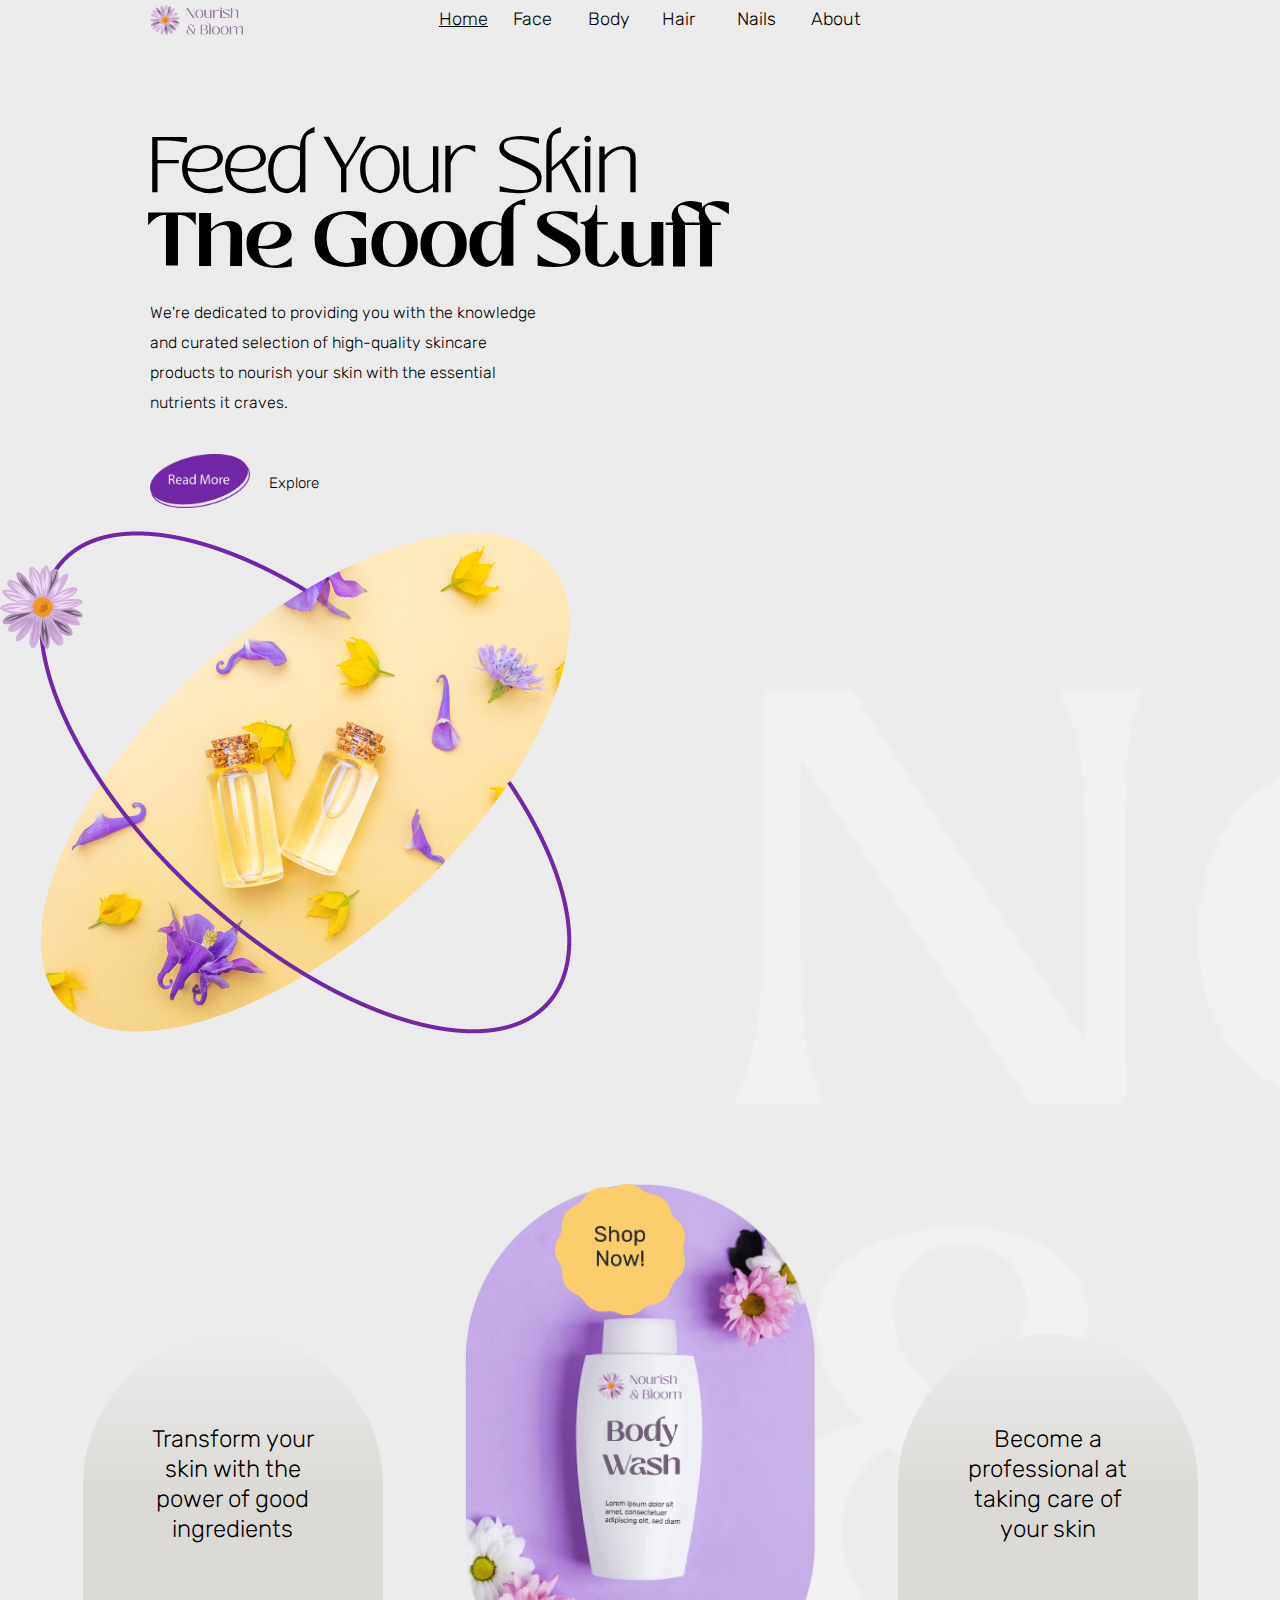
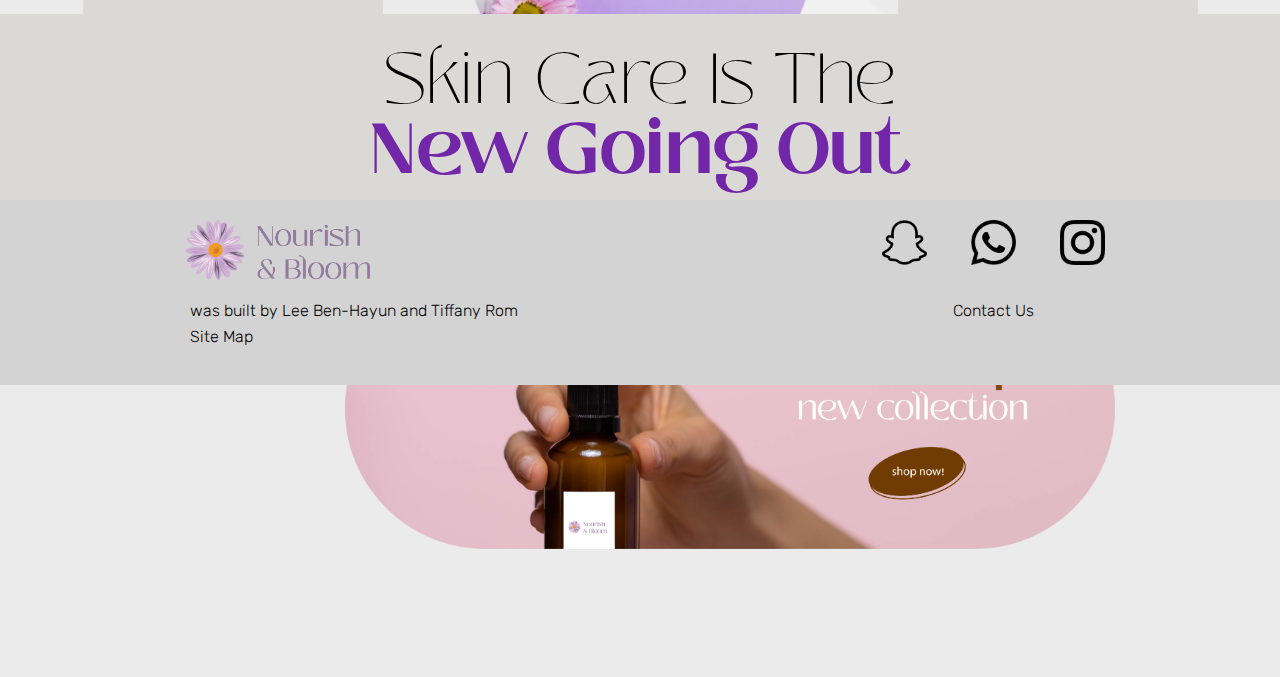
<file: nourish&bloom/index.html>
﻿<!DOCTYPE html>
<html>
<head>
    <meta charset="utf-8" />
    <title>Nourish & Bloom</title>
    <meta name="description" content="" />
    <meta name="keywords" content="" />
    <meta name="author" content="" />
    <meta name="viewport" content="width=device-width, initial-scale=1.0, user-scalable=yes">

    <!-- CSS -->
    <!--    <link rel="stylesheet" href="https://unpkg.com/purecss@1.0.1/build/pure-min.css" integrity="sha384-oAOxQR6DkCoMliIh8yFnu25d7Eq/PHS21PClpwjOTeU2jRSq11vu66rf90/cZr47" crossorigin="anonymous">
    -->
    <link href="styles/reset.css" rel="stylesheet" />
<!--    <link href="styles/myStyle.css" rel="stylesheet" />-->
    <link href="styles/flexHome.css" rel="stylesheet" />
    <link rel="icon" href="img/favicon.png">

    <!-- JS -->
    <script src="jScripts/jquery-1.12.0.min.js"></script>


</head>
<body>
    <div id="container">
        <!--header-->
        <header>
            <a href="index.html"><img src="img/LOGO.png" id="logo" alt="logo" title="Nourish & Bloom"/></a>
            <nav id="navBar" aria-label="main-nav">
                <ul>
                    <li class="navItem">
                        <a href="index.html" class="navLink currentPage">Home</a>
                    </li>
                    <li class="navItem">
                        <a href="face.html" class="navLink">Face</a>
                    </li>
                    <li class="navItem">
                        <a href="" class="navLink">Body</a>
                    </li>
                    <li class="navItem">
                        <a href="" class="navLink">Hair</a>
                    </li>
                    <li class="navItem">
                        <a href="nails.html" class="navLink">Nails</a>
                    </li>
                    <li class="navItem">
                        <a href="aboutUs.html" class="navLink">About</a>
                    </li>
                </ul>
            </nav>
        <!--above the fold-->
            <section id="heroSection">
                <div>
                    <h1 class="headerTitle">Feed Your Skin <span class="boldTitle">The Good Stuff</span></h1>
                    <p class="mainParagraph"> We're dedicated to providing you with the knowledge and curated selection of high-quality skincare products to nourish your skin with the essential nutrients it craves.</p> <br />
                    <a class="buttons" href=""><img class="imgBtn" src="img/purpleBtn.png" /></a>
                    <a class="linkButton" id="start" href="">Explore</a>
                </div>
                <img src="img/homeHeader.png" title="Skin care" class="headerPics" />
            </section>
        </header>

        <!--main content-->
        <main>
           <section id="shopNow">
               <div>
                    <!--right CTA-->
                   <div>
                       <span>Transform your skin with the power of good ingredients</span>
                       <img src="img/roundTextDecor@2x.png" class="grayElLipse"/>
                   </div>
                   <img src="img/shopNowImg@4x.png" id="shopNowImg"/>
                   <img src="img/shopNowSticker@4x.png" />
                    <!--left CTA-->
                   <div>
                       <span>Become a professional at taking care of your skin</span>
                       <img src="img/roundTextDecor@2x.png" class="grayElLipse"/>
                   </div>
               </div>
           </section>
            <section id="homeTextSection">
                <p>Skin Care Is The<span class="purple breakLine"> New Going Out</span></p>
            </section>
            <img id="makeupBanner" src="img/makeupPhoto.png" />
        </main>
        <!--footer-->
        <footer>
        <!--right block-->
            <div>
                <a href="index.html"><img src="img/LOGO.png" alt="logo" title="Nourish & Bloom" /></a>
                <div>
                    <p>was built by Lee Ben-Hayun and Tiffany Rom</p>
                    <a href="siteMap.html">Site Map</a>
                </div>
                
            </div>
         <!--left blcok-->
            <div>
                <div id="iconRow">
                    <img src="img/snapchat.png" class="icon" />
                    <img src="img/whatsapp.png" class="icon" />
                    <img src="img/instagram.png" class="icon" />
                </div>
              <a href="contactUs.html">Contact Us</a>
            </div>
        </footer>
    </div>
</body>
</html>
</file>
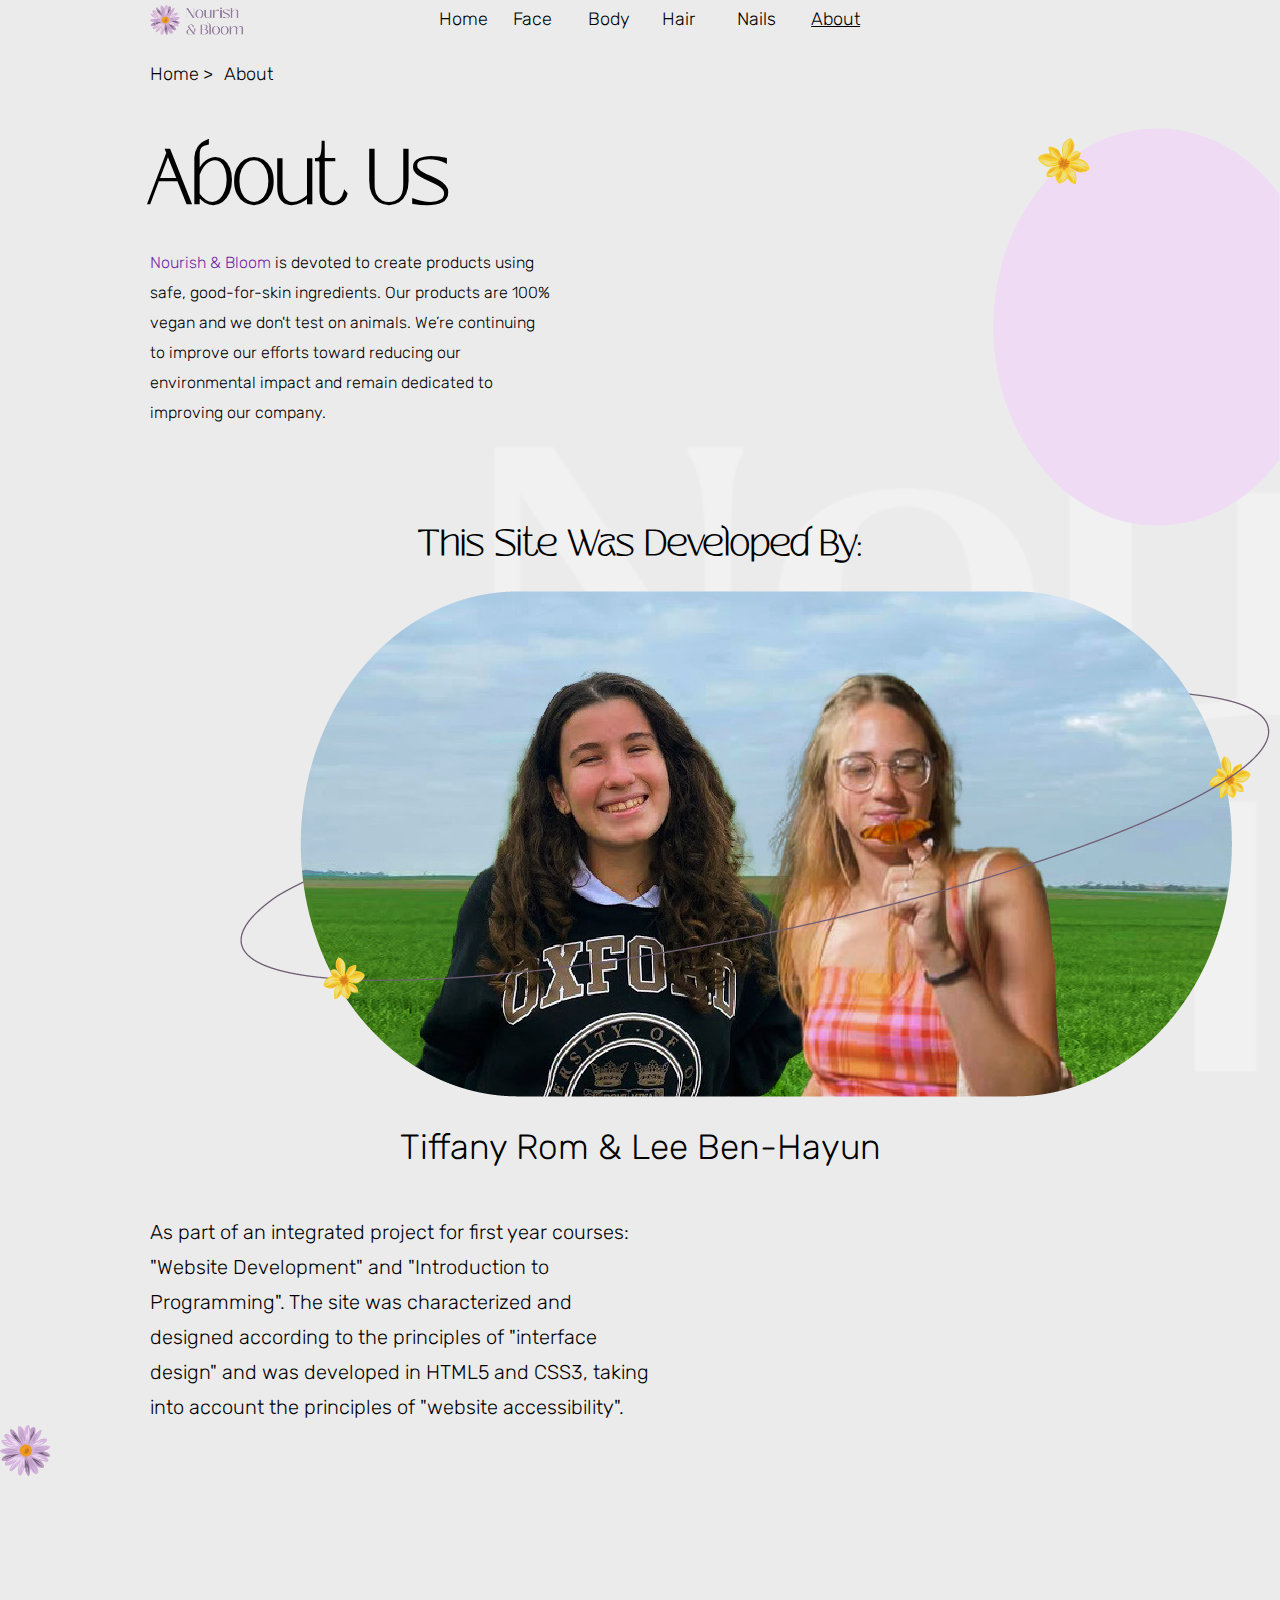
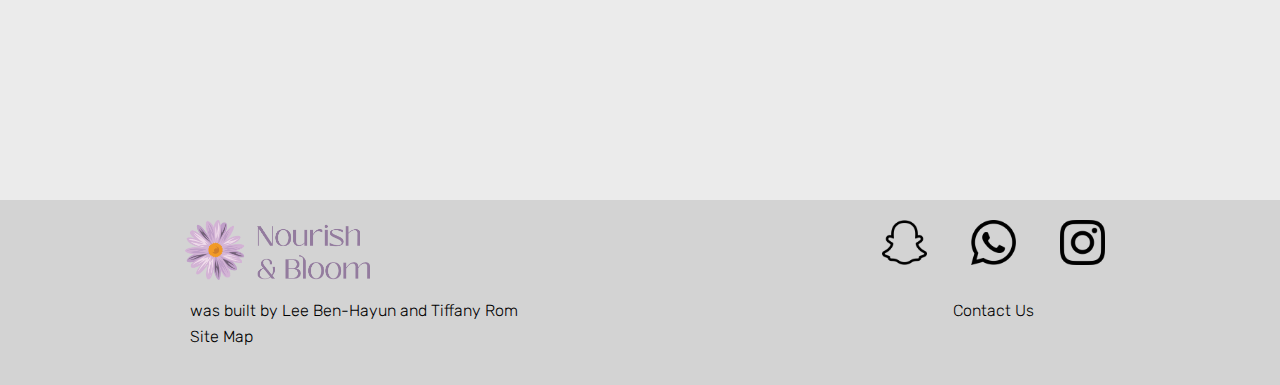
<file: nourish&bloom/aboutUs.html>
﻿<!DOCTYPE html>
<html>
<head>
    <meta charset="utf-8" />
    <title>About Us - Nourish & Bloom</title>
    <meta name="description" content="" />
    <meta name="keywords" content="" />
    <meta name="author" content="" />
    <meta name="viewport" content="width=device-width, initial-scale=1.0, user-scalable=yes">

    <!-- CSS -->
    <!--    <link rel="stylesheet" href="https://unpkg.com/purecss@1.0.1/build/pure-min.css" integrity="sha384-oAOxQR6DkCoMliIh8yFnu25d7Eq/PHS21PClpwjOTeU2jRSq11vu66rf90/cZr47" crossorigin="anonymous">
    -->
    <link href="styles/reset.css" rel="stylesheet" />
<!--    <link href="styles/myStyle.css" rel="stylesheet" />-->
    <link href="styles/flexHome.css" rel="stylesheet" />
    <link rel="icon" href="img/favicon.png">

    <!-- JS -->
    <script src="jScripts/jquery-1.12.0.min.js"></script>


</head>
<body>
    <div id="container">
        <!--header-->
        <header>
            <a href=""><img src="img/LOGO.png" id="logo" alt="logo" title="Nourish & Bloom" /></a>
            <nav id="navBar" aria-label="main-nav">
                <ul>
                    <li class="navItem">
                        <a href="index.html" class="navLink">Home</a>
                    </li>
                    <li class="navItem">
                        <a href="face.html" class="navLink">Face</a>
                    </li>
                    <li class="navItem">
                        <a href="" class="navLink">Body</a>
                    </li>
                    <li class="navItem">
                        <a href="" class="navLink">Hair</a>
                    </li>
                    <li class="navItem">
                        <a href="nails.html" class="navLink">Nails</a>
                    </li>
                    <li class="navItem">
                        <a href="aboutUs.html" class="navLink currentPage">About</a>
                    </li>
                </ul>
                <!--BreadCrumbs-->
                <ol>
                    <li class="navItem">
                        <a href="index.html" class="navLink">Home</a>
                    </li>
                    <li class="navItem">
                        <a href="aboutUs.html" class="navLink">About</a>
                    </li>
                </ol>
            </nav>
            <!--above the fold-->
            <section id="heroSection">
                <div>
                    <h1 class="headerTitle" id="nailsPageTitle">About Us</h1>
                    <p class="mainParagraph"><span class="purple">Nourish & Bloom</span> is devoted to create products using safe, good-for-skin ingredients. Our products are 100% vegan and we don't test on animals. We’re continuing to improve our efforts toward reducing our environmental impact and remain dedicated to improving our company.</p> <br />
                </div>
                <img src="img/about/circle.png"  />
            </section>
        </header>

        <!--main content-->
        <main>
            <section id="developedBy">
                <h2>This Site Was Developed By:</h2>
                <img id="usPhoto" src="img/about/usPhoto.png" />
                <p id="names">Tiffany Rom & Lee Ben-Hayun</p>

                <p id="developedParagraph">
                    As part of an integrated project for first year courses:
                    "Website Development" and "Introduction to Programming".
                    The site was characterized and designed according to the principles of "interface design" and was developed in HTML5 and CSS3, taking into account the principles of "website accessibility".
                </p>
                <img src="img/purpleFlower.png" title="flower" class="flowers" />
            </section>

        </main>
        <!--footer-->
        <footer>
            <!--right block-->
            <div>
                <a href="index.html"><img src="img/LOGO.png" alt="logo" title="Nourish & Bloom" /></a>
                <div>
                    <p>was built by Lee Ben-Hayun and Tiffany Rom</p>
                    
                    <a href="siteMap.html">Site Map</a>
                </div>

            </div>
            <!--left blcok-->
            <div>
                <div id="iconRow">
                    <img src="img/snapchat.png" class="icon" />
                    <img src="img/whatsapp.png" class="icon" />
                    <img src="img/instagram.png" class="icon" />
                </div>
                <a href="contactUs.html">Contact Us</a>
            </div>
        </footer>
    </div>
</body>
</html>
</file>
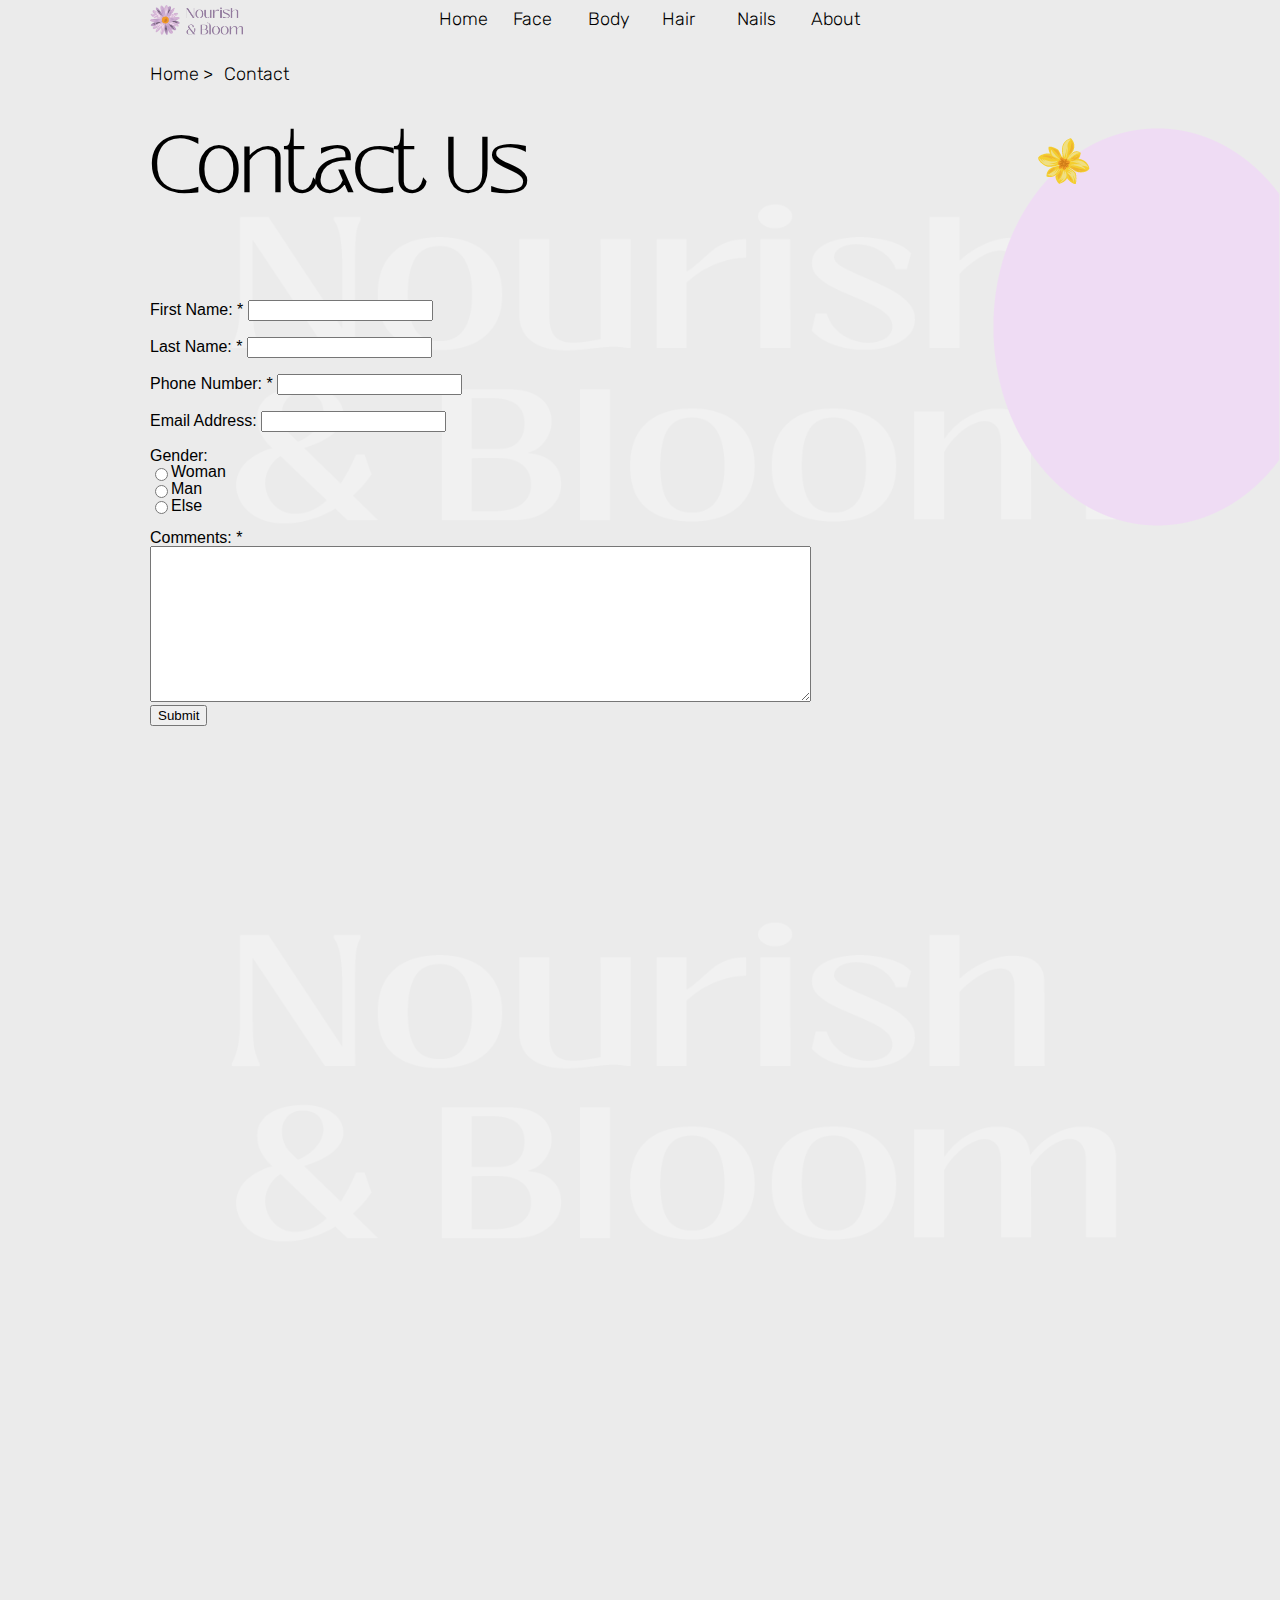
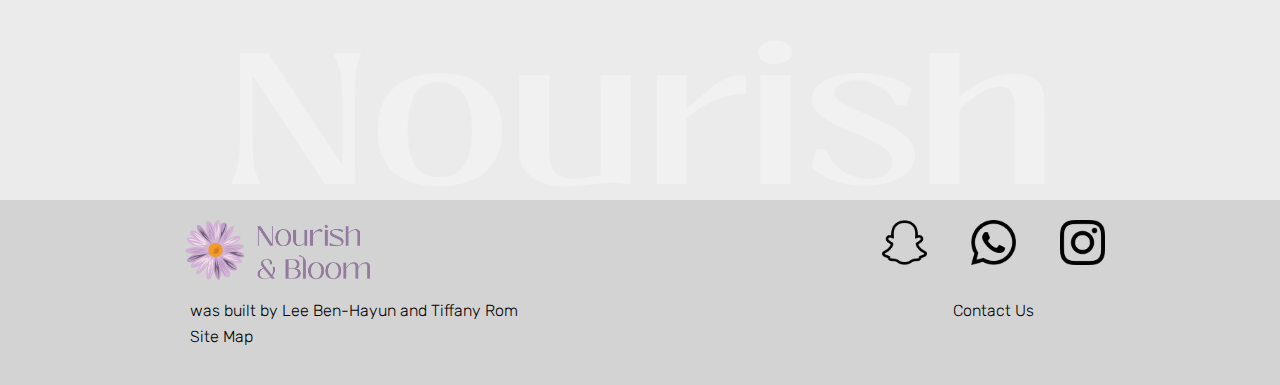
<file: nourish&bloom/contactUs.html>
﻿<!DOCTYPE html>
<html>
<head>
    <meta charset="utf-8" />
    <title>Contact Us - Nourish & Bloom</title>
    <meta name="description" content="" />
    <meta name="keywords" content="" />
    <meta name="author" content="" />
    <meta name="viewport" content="width=device-width, initial-scale=1.0, user-scalable=yes">

    <!-- CSS -->
    <!--    <link rel="stylesheet" href="https://unpkg.com/purecss@1.0.1/build/pure-min.css" integrity="sha384-oAOxQR6DkCoMliIh8yFnu25d7Eq/PHS21PClpwjOTeU2jRSq11vu66rf90/cZr47" crossorigin="anonymous">
    -->
    <link href="styles/reset.css" rel="stylesheet" />
<!--    <link href="styles/myStyle.css" rel="stylesheet" />-->
    <link href="styles/flexHome.css" rel="stylesheet" />
    <link rel="icon" href="img/favicon.png">

    <!-- JS -->
    <script src="jScripts/jquery-1.12.0.min.js"></script>


</head>
<body>
    <div id="container">
        <!--header-->
        <header>
            <a href=""><img src="img/LOGO.png" id="logo" alt="logo" title="Nourish & Bloom" /></a>
            <nav id="navBar" aria-label="main-nav">
                <ul>
                    <li class="navItem">
                        <a href="index.html" class="navLink">Home</a>
                    </li>
                    <li class="navItem">
                        <a href="face.html" class="navLink">Face</a>
                    </li>
                    <li class="navItem">
                        <a href="" class="navLink">Body</a>
                    </li>
                    <li class="navItem">
                        <a href="" class="navLink">Hair</a>
                    </li>
                    <li class="navItem">
                        <a href="nails.html" class="navLink">Nails</a>
                    </li>
                    <li class="navItem">
                        <a href="aboutUs.html" class="navLink">About</a>
                    </li>
                </ul>
                <!--BreadCrumbs-->
                <ol>
                    <li class="navItem">
                        <a href="index.html" class="navLink">Home</a>
                    </li>
                    <li class="navItem">
                        <a href="contactUs.html" class="navLink">Contact</a>
                    </li>
                </ol>
            </nav>
            <!--above the fold-->
            <section id="heroSection">
                <div>
                    <h1 class="headerTitle">Contact Us</h1>
                </div>
                <img src="img/about/circle.png"  />
            </section>
        </header>

        <!--main content-->
        <main>
            <div id="contactForm">
                <form>
                    <input type="hidden" id="myEmail" name="name" value="yourMail@gmail.com" />
                    <label for="firstName">
                        First Name: *
                        <input type="text" id="firstName" required minlength="2" maxlength="8" />
                    </label><br /><br />
                    <label for="lastName">
                        Last Name: *
                        <input type="text" id="lastName" required minlength="2" maxlength="8" />
                    </label><br /><br />
                    <label for="phone">
                        Phone Number: *
                        <input type="tel" id="phone" required />
                    </label><br /><br />
                    <label for="email">
                        Email Address:
                        <input type="email" id="email" />
                    </label><br /><br />
                    <fieldset>
                        <legend>Gender:</legend>
                        <input type="radio" id="female" name="gender" />Woman<br />
                        <input type="radio" id="male" name="gender" />Man<br />
                        <input type="radio" id="neutral" name="gender" />Else<br />
                    </fieldset><br />
                    <label for="comments">
                        Comments: *<br />
                        <textarea id="comments" rows="10" cols="80" required></textarea>
                    </label><br />
                    <input type="submit" id="submit" value="Submit" />
                    <div id="feedback"></div>
                </form>
            </div>
            
        </main>
        <!--footer-->
        <footer>
            <!--right block-->
            <div>
                <a href="index.html"><img src="img/LOGO.png" alt="logo" title="Nourish & Bloom" /></a>
                <div>
                    <p>was built by Lee Ben-Hayun and Tiffany Rom</p>
                    <a href="siteMap.html">Site Map</a>
                </div>

            </div>
            <!--left blcok-->
            <div>
                <div id="iconRow">
                    <img src="img/snapchat.png" class="icon" />
                    <img src="img/whatsapp.png" class="icon" />
                    <img src="img/instagram.png" class="icon" />
                </div>
                <a href="contactUs.html">Contact Us</a>
            </div>
        </footer>
    </div>
</body>
</html>
</file>
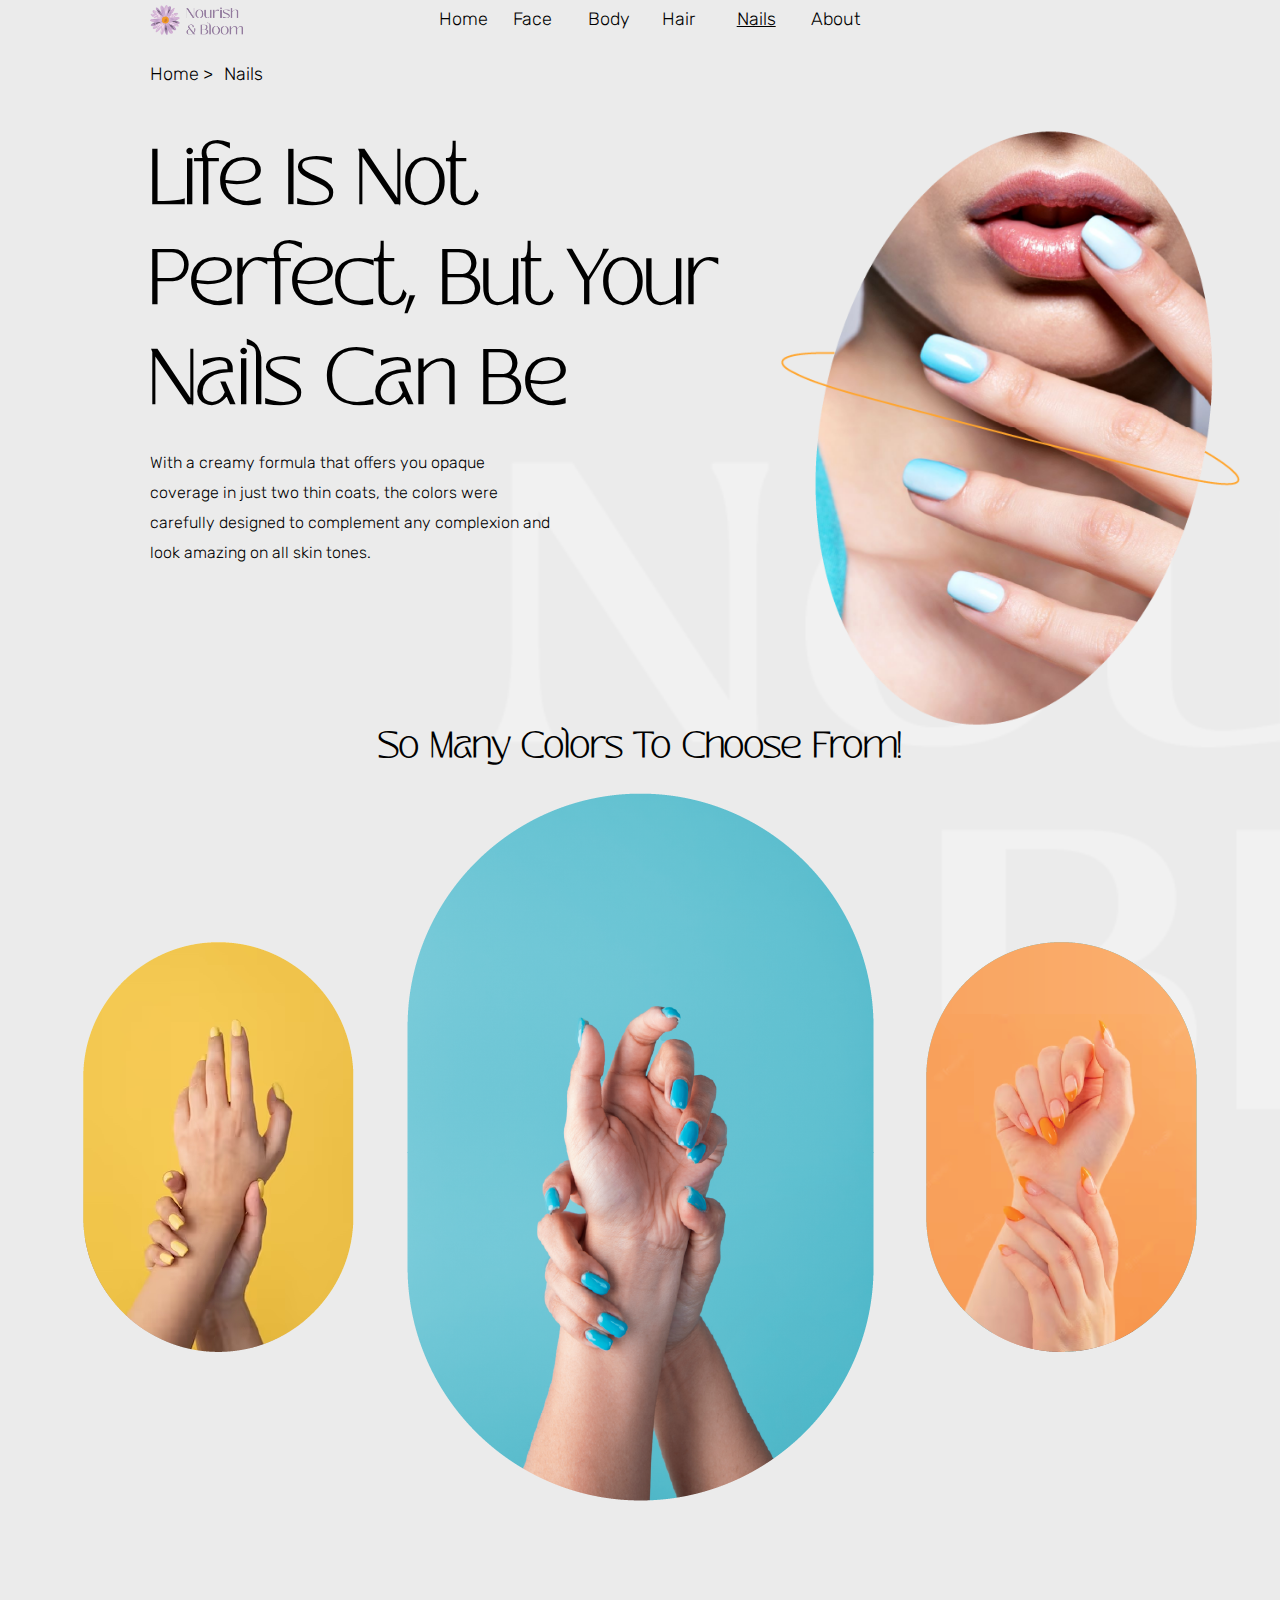
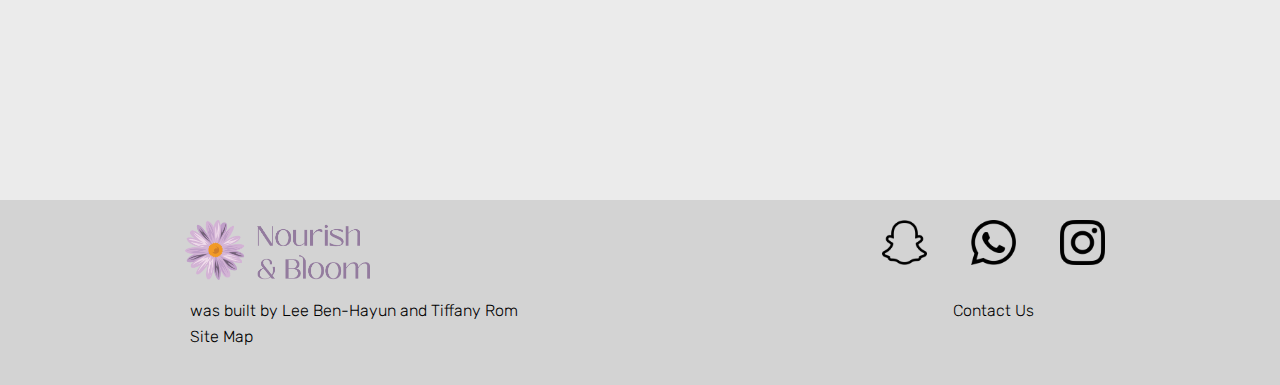
<file: nourish&bloom/nails.html>
﻿<!DOCTYPE html>
<html>
<head>
    <meta charset="utf-8" />
    <title>Nails - Nourish & Bloom</title>
    <meta name="description" content="" />
    <meta name="keywords" content="" />
    <meta name="author" content="" />
    <meta name="viewport" content="width=device-width, initial-scale=1.0, user-scalable=yes">

    <!-- CSS -->
    <!--    <link rel="stylesheet" href="https://unpkg.com/purecss@1.0.1/build/pure-min.css" integrity="sha384-oAOxQR6DkCoMliIh8yFnu25d7Eq/PHS21PClpwjOTeU2jRSq11vu66rf90/cZr47" crossorigin="anonymous">
    -->
    <link href="styles/reset.css" rel="stylesheet" />
<!--    <link href="styles/myStyle.css" rel="stylesheet" />-->
    <link href="styles/flexHome.css" rel="stylesheet" />
    <link rel="icon" href="img/favicon.png">

    <!-- JS -->
    <script src="jScripts/jquery-1.12.0.min.js"></script>


</head>
<body>
    <div id="container">
        <!--header-->
        <header>
            <a href=""><img src="img/LOGO.png" id="logo" alt="logo" title="Nourish & Bloom" /></a>
            <nav id="navBar" aria-label="main-nav">
                <ul>
                    <li class="navItem">
                        <a href="index.html" class="navLink">Home</a>
                    </li>
                    <li class="navItem">
                        <a href="face.html" class="navLink">Face</a>
                    </li>
                    <li class="navItem">
                        <a href="" class="navLink">Body</a>
                    </li>
                    <li class="navItem">
                        <a href="" class="navLink">Hair</a>
                    </li>
                    <li class="navItem">
                        <a href="nails.html" class="navLink currentPage">Nails</a>
                    </li>
                    <li class="navItem">
                        <a href="aboutUs.html" class="navLink ">About</a>
                    </li>
                </ul>
                <!--BreadCrumbs-->
                <ol>
                    <li class="navItem">
                        <a href="index.html" class="navLink">Home</a>
                    </li>
                    <li class="navItem">
                        <a href="nails.html" class="navLink">Nails</a>
                    </li>
                </ol>
            </nav>
            <!--above the fold-->
            <section id="heroSection">
                <div>
                    <h1 class="headerTitle" id="nailsPageTitle">Life Is Not Perfect, But Your Nails Can Be</h1>
                    <p class="mainParagraph">With a creamy formula that offers you opaque coverage in just two thin coats, the colors were carefully designed to complement any complexion and look amazing on all skin tones.</p> <br />
                </div>
                <img src="img/nails/nailsHeader.png" title="nails" id="nailsHeaderPic" />
            </section>
        </header>

        <!--main content-->
        <main>
            <section id="colorGallery">
                <h2>So Many Colors To Choose From!</h2>
                <div>
                    <img src="img/nails/yellowNail.png" />
                    <img src="img/nails/blueNail.png" />
                    <img src="img/nails/orangeNail.png" />
                </div>
            </section>

        </main>
        <!--footer-->
        <footer>
            <!--right block-->
            <div>
                <a href=""><img src="img/LOGO.png" alt="logo" title="Nourish & Bloom" /></a>
                <div>
                    <p>was built by Lee Ben-Hayun and Tiffany Rom</p>
                    <a href="siteMap.html">Site Map</a>
                </div>

            </div>
            <!--left blcok-->
            <div>
                <div id="iconRow">
                    <img src="img/snapchat.png" class="icon" />
                    <img src="img/whatsapp.png" class="icon" />
                    <img src="img/instagram.png" class="icon" />
                </div>
                <a href="contactUs.html">Contact Us</a>
            </div>
        </footer>
    </div>
</body>
</html>
</file>
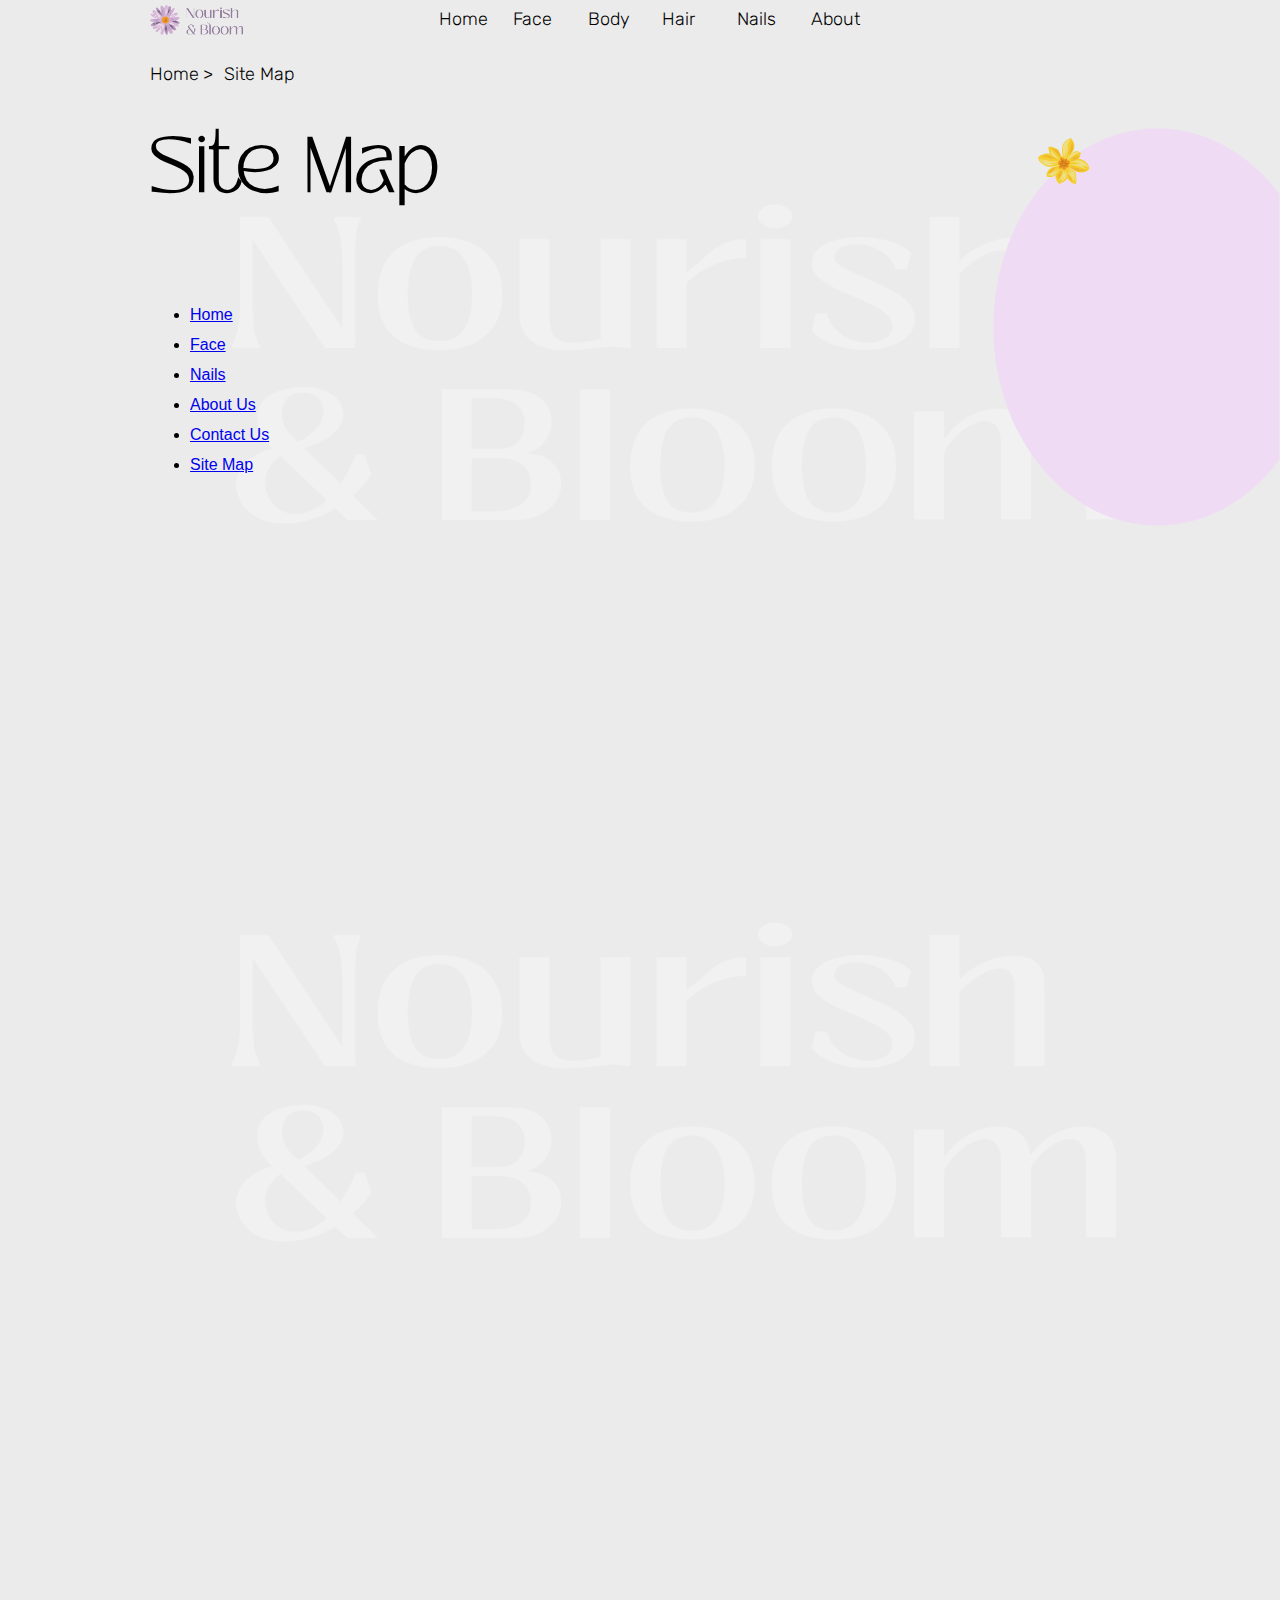
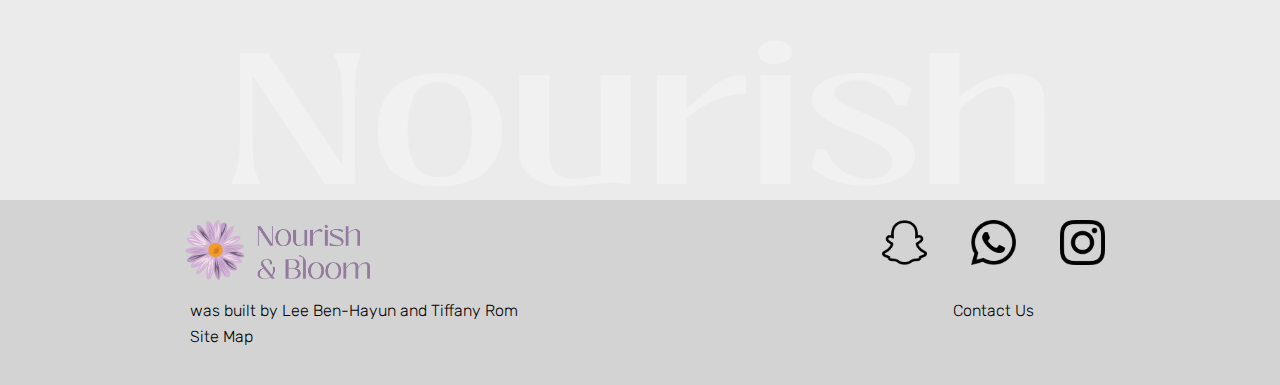
<file: nourish&bloom/siteMap.html>
﻿<!DOCTYPE html>
<html>
<head>
    <meta charset="utf-8" />
    <title>Site Map - Nourish & Bloom</title>
    <meta name="description" content="" />
    <meta name="keywords" content="" />
    <meta name="author" content="" />
    <meta name="viewport" content="width=device-width, initial-scale=1.0, user-scalable=yes">

    <!-- CSS -->
    <!--    <link rel="stylesheet" href="https://unpkg.com/purecss@1.0.1/build/pure-min.css" integrity="sha384-oAOxQR6DkCoMliIh8yFnu25d7Eq/PHS21PClpwjOTeU2jRSq11vu66rf90/cZr47" crossorigin="anonymous">
    -->
    <link href="styles/reset.css" rel="stylesheet" />
<!--    <link href="styles/myStyle.css" rel="stylesheet" />-->
    <link href="styles/flexHome.css" rel="stylesheet" />
    <link rel="icon" href="img/favicon.png">

    <!-- JS -->
    <script src="jScripts/jquery-1.12.0.min.js"></script>


</head>
<body>
    <div id="container">
        <!--header-->
        <header>
            <a href=""><img src="img/LOGO.png" id="logo" alt="logo" title="Nourish & Bloom" /></a>
            <nav id="navBar">
                <ul>
                    <li class="navItem" aria-label="main-nav">
                        <a href="index.html" class="navLink">Home</a>
                    </li>
                    <li class="navItem">
                        <a href="face.html" class="navLink">Face</a>
                    </li>
                    <li class="navItem">
                        <a href="" class="navLink">Body</a>
                    </li>
                    <li class="navItem">
                        <a href="" class="navLink">Hair</a>
                    </li>
                    <li class="navItem">
                        <a href="nails.html" class="navLink">Nails</a>
                    </li>
                    <li class="navItem">
                        <a href="aboutUs.html" class="navLink">About</a>
                    </li>
                </ul>
                <!--BreadCrumbs-->
                <ol>
                    <li class="navItem">
                        <a href="index.html" class="navLink">Home</a>
                    </li>
                    <li class="navItem">
                        <a href="siteMap.html" class="navLink">Site Map</a>
                    </li>
                </ol>
            </nav>
            <!--above the fold-->
            <section id="heroSection">
                <div>
                    <h1 class="headerTitle">Site Map</h1>
                </div>
                <img src="img/about/circle.png"  />
            </section>
        </header>

        <!--main content-->
        <main id="contactMain" class="mainParagraph">
           <ul id="pagesList">
               <li><a href="index.html">Home</a></li>
               <li><a href="face.html">Face</a></li>
               <li><a href="nails.html">Nails</a></li>
               <li><a href="aboutUs.html">About Us</a></li>
               <li><a href="contactUs.html">Contact Us</a></li>
               <li><a href="siteMap.html">Site Map</a></li>
           </ul>
        </main>
        <!--footer-->
        <footer>
            <!--right block-->
            <div>
                <a href="index.html"><img src="img/LOGO.png" alt="logo" title="Nourish & Bloom" /></a>
                <div>
                    <p>was built by Lee Ben-Hayun and Tiffany Rom</p>
                    <a href="siteMap.html">Site Map</a>
                </div>

            </div>
            <!--left blcok-->
            <div>
                <div id="iconRow">
                    <img src="img/snapchat.png" class="icon" />
                    <img src="img/whatsapp.png" class="icon" />
                    <img src="img/instagram.png" class="icon" />
                </div>
                <a href="contactUs.html">Contact Us</a>
            </div>
        </footer>
    </div>
</body>
</html>
</file>
<file: nourish&bloom/styles/flexHome.css>
﻿@font-face {
    font-family: 'Zolina-Bold';
    src: url('../fonts/Zolina-Bold.ttf') format('truetype');
}

@font-face {
    font-family: 'Rubik-Light';
    src: url('../fonts/Rubik-Light.ttf') format('truetype');
}

@font-face {
    font-family: 'Zolina-Thin';
    src: url('../fonts/Zolina-Thin.ttf') format('truetype');
}
body {
    background-size: cover;
    font-family: Rubik-Light;
    max-width: 100%;
    overflow-x: hidden;
    overflow-y: scroll;
    background-image: url('../img/bgn.png');
    min-height: 100%;
    display: flex;
    flex-direction: column;
}

/* Navigation Bar */
#logo {
    position: absolute;
    height: 30px;
    top: 5px;
    left: 150px;
}

.navLink {
    font-size: 18px;
    font-family: Rubik-Light;
    color: black;
    text-decoration: none;
    display: inline;
    width: 30px;
}

.navLink:hover {
    color: #7227A8;
}

.navItem {
    display: inline-block;
    width: 70px;
    margin-top: 10px;
}

#navBar {
    display: flex;
    justify-content: center;
}

.currentPage {
    text-decoration:underline;
    font-weight:300;
}

/*BreadCrumbs*/

nav ol {
    display: block;
    position: absolute;
    top: 55px;
    left: 110px;
}

nav ol li::after {
    content:">";
}

nav ol li:last-child:after {
    content: "";
}

/* Hero Section */
#heroSection {
    display: flex;
    flex-direction: row;
    align-content: center;
    justify-content: space-between;
    align-items: start;
    flex-wrap: wrap;
    margin-top: 100px;
}

#heroSection div {
    flex-direction:column;
    margin-right: 150px;
    left: 150px;
    position: relative;
}


.headerTitle {
    font-family: Zolina-Thin;
    font-size: 75px;
    display: inline-block;
    width: 580px;
    margin-bottom:20px;
}

.buttons {
    display: inline-block;
    width: 100px;
    padding: 20px 0px;
}

.imgBtn {
    width:100px;
}

.mainParagraph {
    display: block;
    width: 400px;
    line-height: 30px;
    font-family: Rubik-Light;
}

.boldTitle {
    font-family:Zolina-Bold;
    display:block;
}

.linkButton {
    font-size: 15px;
    font-family: Rubik-Light;
    color: black;
    text-decoration: none;
    display: inline;
    position: relative;
    bottom: 20px;
    margin: 15px;
}

.headerPic {
    position:absolute;
    right:0px;
}

/*Nails Page Header*/
#nailsHeaderPic {
    height: 600px;
    position: relative;
    right: 40px;
}

#nailsPageTitle {
    line-height:100px;
}

/*footer*/
footer {
    background-color: lightgray;
    position: absolute;
    top: 1800px;
    margin-top: auto;
    width: 100%;
    height: fit-content;
    display: flex;
    flex-direction: row;
    justify-content: space-around;
    align-items:flex-start;
}

    footer p, footer a {
        font-family: Rubik-Light;
    }

    footer div:first-child div {
        padding: 0px 35px 30px 35px;
    }

    footer div:first-child div a{
        padding: 10px 0px;
        text-align:left;
    }

    footer div:last-child a {
        text-align: center;
        font-family: Rubik-Light;
        text-decoration: none;
        color: black;
        padding-top: 15px;
    }

    footer > div > a > img {
        height: 60px;
        padding: 20px 30px;
    }

    footer div:last-child {
        display: flex;
        flex-direction: column;
        justify-content: center
    }

#iconRow {
    flex-direction: row;
}

.icon {
    width: 45px;
    height: 45px;
    margin: 20px;
}

/*Home Page*/

/*Pictures Section*/
.grayElLipse {
    width: 300px;
    height: fit-content;
}

#shopNow div {
    display: flex;
    flex-direction: row;
    justify-content: space-evenly;
    margin-top: 150px;
}

#shopNowImg {
    width: 350px;
    height:fit-content;
}

#shopNow div div{
    display: flex;
    flex-direction: column;
    align-items: center;
    justify-content: center;
    position: relative;
}

#shopNow > div > img:nth-child(3) {
    position: absolute;
    z-index: 10;
    width: 130px;
    left: 555px;
}

#shopNow div > span {
    position: absolute;
    top: 90px;
    font-family: 'Rubik-Light';
    line-height: 30px;
    font-size: 24px;
    z-index: 10;
    width: 170px;
    text-align: center;
}

/*Text Section*/
#homeTextSection {
    background-color: #DBD9D5;
    position: relative;
    width: 100%;
    bottom: 180px;
    height: 200px;
}

#homeTextSection p{
   font-family: Zolina-Thin;
    font-size: 70px;
    text-align: center;
    padding-top: 30px;
}

.purple {
    font-family:inherit;
    color: #7227A8;
}

.breakLine {
    display: block;
    font-family: Zolina-Bold;
}

#makeupBanner {
    height: 280px;
    position: relative;
    bottom: 125px;
    left: 345px;
}

#makeupBanner:hover {
    cursor:pointer;
}


/*Face Page*/
/*main*/
#faceMain {
    width: 100%;
    position: absolute;
    top: 750px;
    display: block;
}

#circleFlower {
    position: absolute;
    left: 1357px;
    height: 200px;
}

.sectionTitle {
    font-family: Zolina-Bold;
    font-size: 40px;
    width:fit-content;
}

.sectionPics {
    position: absolute;
    height: 400px;
}

.sectionParagraph {
    font-family: Rubik-Light;
    width: 350px;
    line-height: 30px;
}

/*Main - New Collection Section*/
#newCollectionPic {
    margin-left: 150px;
}

#newCollectionText {
    position: absolute;
    left: 600px;
    top: 80px;
}

#newCollection {
    margin-bottom: 20px;
}

/*Main - Hyaluronic Acid Section*/

#hyaluronic {
    position: relative;
    top: 500px;
}

#hyaluronicPic {
    right: 100px;
}

#hyaluronicText {
    position: relative;
    top: 80px;
    left:500px;
}

/*Nails Page*/

/*color gallery section*/

#colorGallery div {
    display: flex;
    flex-direction: row;
    align-items: center;
    justify-content: space-evenly;
    margin:30px;
}
 h2, #names{
    font-family:Zolina-Thin;
    font-size:35px;
    text-align:center;
    display:block;
}

/*About Us*/

#names {
    font-family:Rubik-Light;
}

#developedParagraph {
    position:relative;
    left:150px;
    margin-top: 50px;
    text-align: left;
    font-family:Rubik-Light;
    font-size:20px;
    line-height:35px;
    width:500px;
}

.flowers {
    width: 50px;
}


#usPhoto {
    margin: 30px;
    left: 210px;
    position: relative;
}
}

/*contact us page*/

label,legend,fieldset,#submit {
    font-family:Rubik-Light;
}

/*site map page*/

#pagesList, #contactForm {
    position:absolute;
    top:300px;
    left:150px;
    font-family:Rubik-Light;
}
</file>
